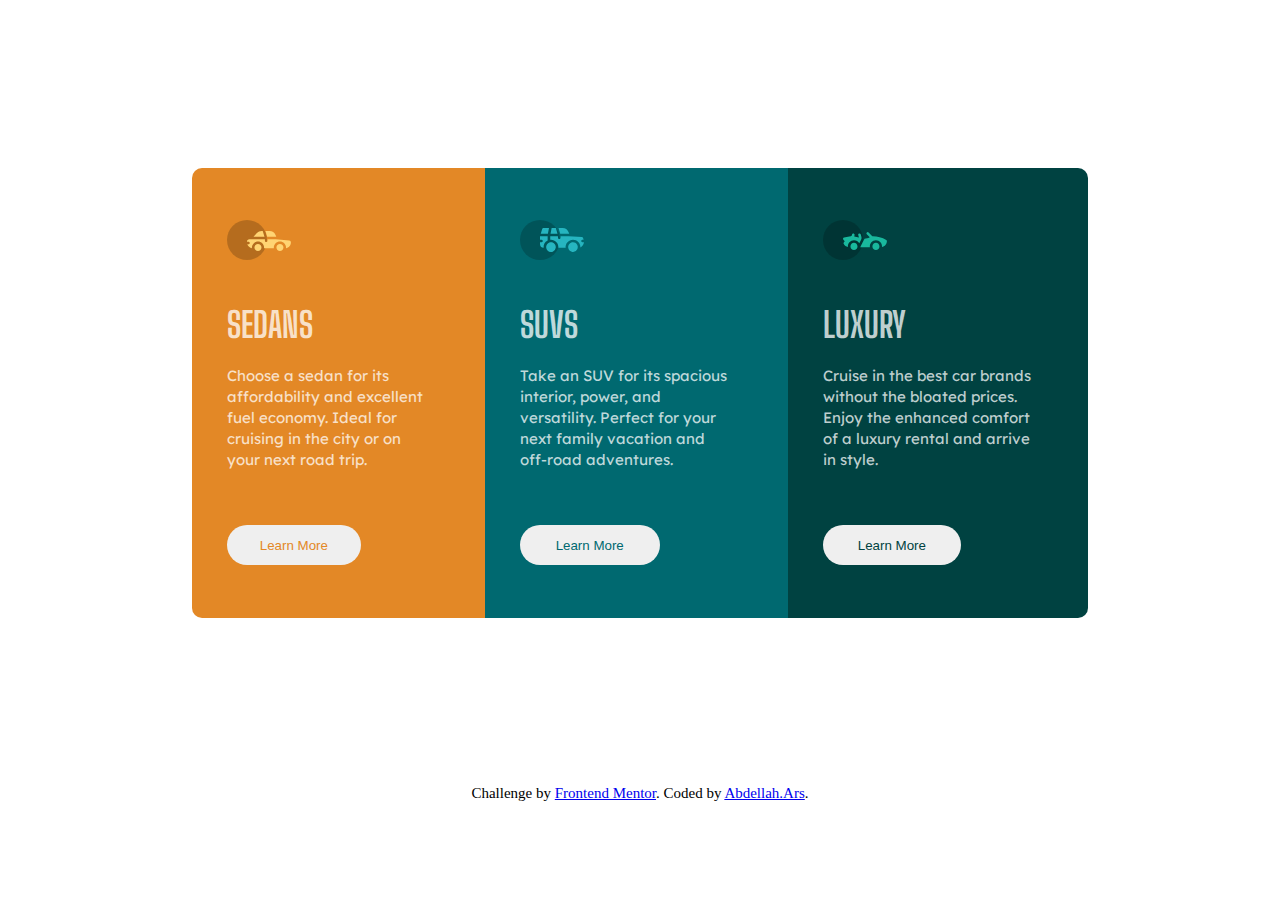
<file: 3-column-preview-card-component-main/index.html>
<!DOCTYPE html>
<html lang="en">
<head>
  <meta charset="UTF-8">
  <meta name="viewport" content="width=device-width, initial-scale=1.0"> <!-- displays site properly based on user's device -->

  <link rel="icon" type="image/png" sizes="32x32" href="./images/favicon-32x32.png">
  <link rel="stylesheet" href="./Style-css/Style.css">
  
  <title>Frontend Mentor | 3-column preview card component</title>

  <!-- Feel free to remove these styles or customise in your own stylesheet 👍 -->
  <!-- <style>
    .attribution { font-size: 11px; text-align: center; }
    .attribution a { color: hsl(228, 45%, 44%); }
  </style> -->
</head>
<body>
      <div class="container">

              <div class="first-card">
                <div class="icon">
                  <img src="./images/icon-sedans.svg" alt="">
                </div>
                <div class="main">
                  <h2>sedans</h2>
                  <p>Choose a sedan for its affordability and excellent fuel economy. Ideal for cruising in the city 
                    or on your next road trip.</p>
                </div>
                <div class="button">
                  <button>Learn More</button>
                </div>
              </div>
          
              <div class="second-card">
                <div class="icon">
                  <img src="./images/icon-suvs.svg" alt="">
                </div>
                <div class="main">
                  <h2>suvs</h2>
                  <p>Take an SUV for its spacious interior, power, and versatility. Perfect for your next family vacation 
                    and off-road adventures.</p>
                </div>
                <div class="button">
                  <button>Learn More</button>
                </div>
              </div>
                
              <div class="third-card">
                <div class="icon">
                  <img src="./images/icon-luxury.svg" alt="">
                </div>
              <div class="main">
                <h2>luxury</h2>
                <p>Cruise in the best car brands without the bloated prices. Enjoy the enhanced comfort of a luxury 
                  rental and arrive in style.</p>
              </div>
              <div class="button">
                <button>Learn More</button>
              </div>
          </div>
      
        </div>    

  
  

  
  

  
  
      
  <div class="attribution">
    Challenge by <a href="https://www.frontendmentor.io?ref=challenge" target="_blank">Frontend Mentor</a>. 
    Coded by <a href="#">Abdellah.Ars</a>.
  </div>
</body>
</html>
</file>
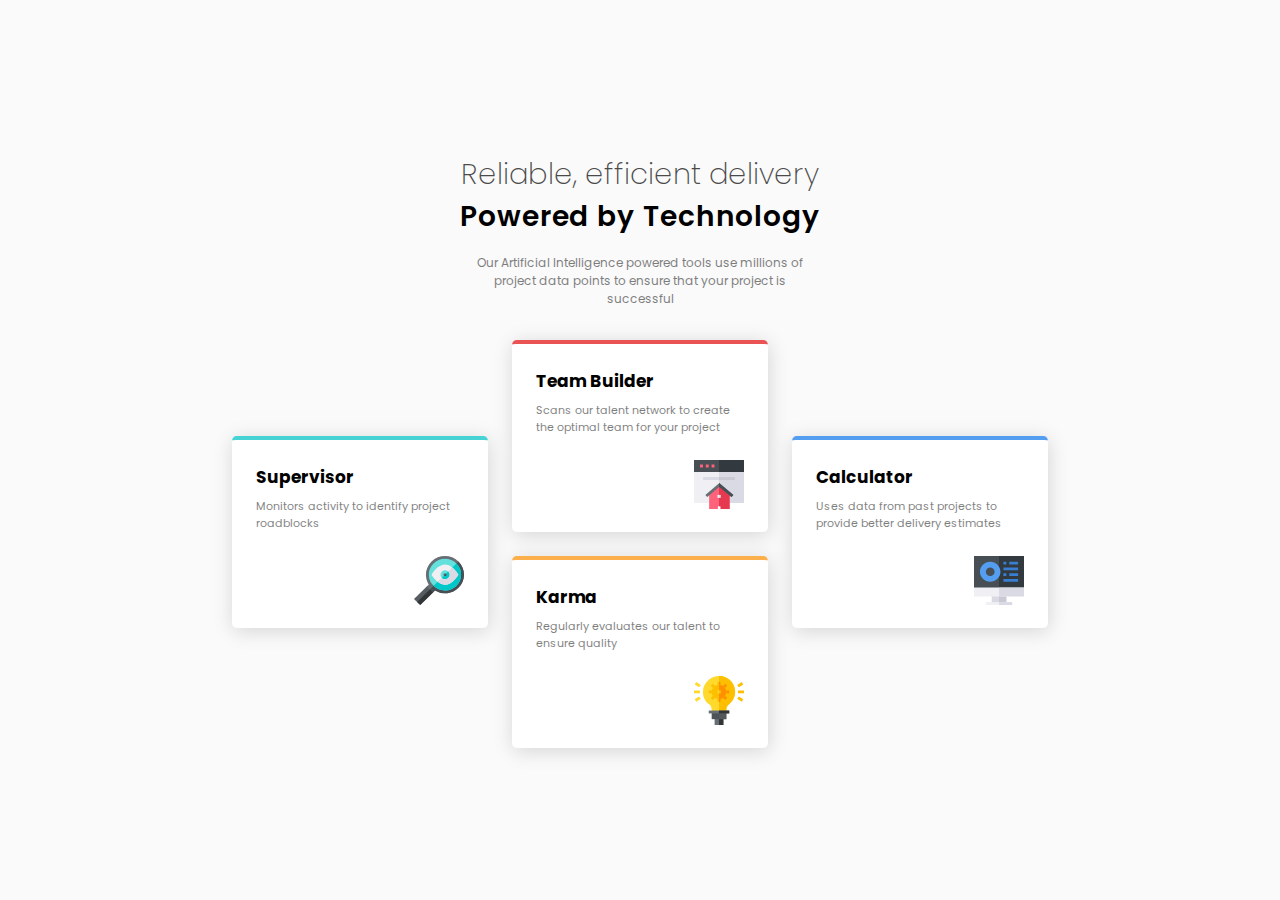
<file: four-card-feature-section-master/index.html>
<!DOCTYPE html>
<html lang="en">
<head>
  <meta charset="UTF-8">
  <meta name="viewport" content="width=device-width, initial-scale=1.0"> <!-- displays site properly based on user's device -->

  <link rel="icon" type="image/png" sizes="32x32" href="./images/favicon-32x32.png">
  <link rel="stylesheet" href="stylecss/style.css">
  <title>Frontend Mentor | Four card feature section</title>

  <!-- Feel free to remove these styles or customise in your own stylesheet 👍 -->
  <!-- <style>
    .attribution { font-size: 11px; text-align: center; }
    .attribution a { color: hsl(228, 45%, 44%); }
  </style> -->
</head>
<body>

  <div class="container">

    <div class="description">
      <span>Reliable, efficient delivery</span>
      <h2>Powered by Technology</h2>
      <p>Our Artificial Intelligence powered tools use millions of project data points 
        to ensure that your project is successful</p>
    </div>

    <div class="cards">

      <div class="supervisor">
        <h3>Supervisor</h3>
        <p>Monitors activity to identify project roadblocks</p>
        <div class="icon"><img src="./images/icon-supervisor.svg" alt=""></div>
      </div>
      <div class="teambuilder">
        <h3>Team Builder</h3>
        <p>Scans our talent network to create the optimal team for your project</p>
        <div class="icon"><img src="./images/icon-team-builder.svg" alt=""></div>
      </div>
      <div class="karma">
        <h3>Karma</h3>
        <p>Regularly evaluates our talent to ensure quality</p>
        <div class="icon"><img src="./images/icon-karma.svg" alt=""></div>
      </div>
      <div class="Calculator">
        <h3>Calculator</h3>
        <p>Uses data from past projects to provide better delivery estimates</p>
        <div class="icon"><img src="./images/icon-calculator.svg" alt=""></div>
      </div>

    </div>

  </div>
  
  

  

  
  

  
  

  
  

  
  
  
  <!-- <footer>
    <p class="attribution">
      Challenge by <a href="https://www.frontendmentor.io?ref=challenge" target="_blank">Frontend Mentor</a>. 
      Coded by <a href="#">Your Name Here</a>.
    </p>
  </footer> -->
</body>
</html>
</file>
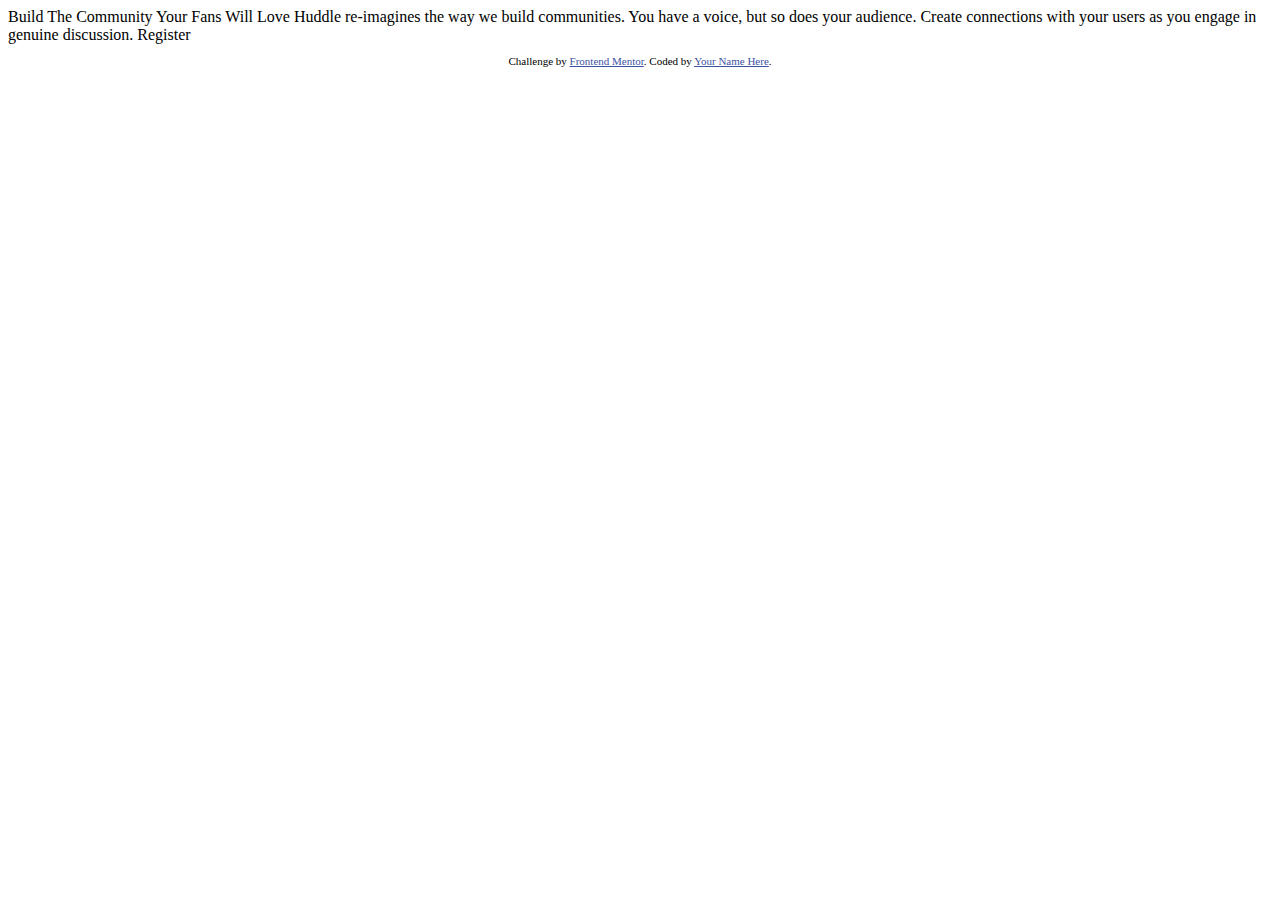
<file: huddle-landing-page-with-single-introductory-section-master/index.html>
<!DOCTYPE html>
<html lang="en">
<head>
  <meta charset="UTF-8">
  <meta name="viewport" content="width=device-width, initial-scale=1.0"> <!-- displays site properly based on user's device -->

  <link rel="icon" type="image/png" sizes="32x32" href="./images/favicon-32x32.png">
  
  <title>Frontend Mentor | Huddle landing page with single introductory section</title>

  <!-- Feel free to remove these styles or customise in your own stylesheet 👍 -->
  <style>
    .attribution { font-size: 11px; text-align: center; }
    .attribution a { color: hsl(228, 45%, 44%); }
  </style>
</head>
<body>

  Build The Community Your Fans Will Love

  Huddle re-imagines the way we build communities. You have a voice, but so does your audience. 
  Create connections with your users as you engage in genuine discussion. 

  Register

  <footer>
    <p class="attribution">
      Challenge by <a href="https://www.frontendmentor.io?ref=challenge" target="_blank">Frontend Mentor</a>. 
      Coded by <a href="#">Your Name Here</a>.
    </p>
  </footer>
</body>
</html>
</file>
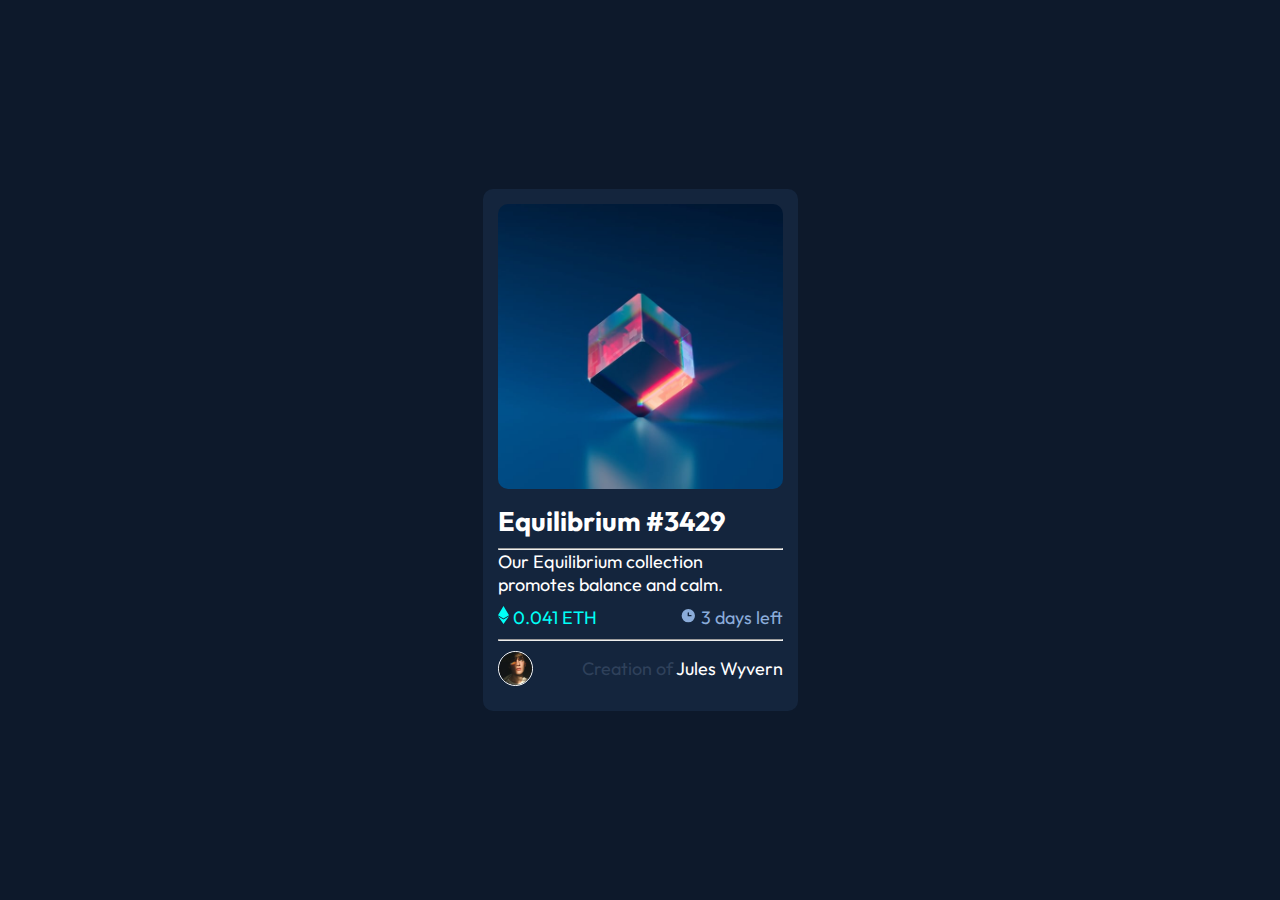
<file: nft-preview-card-component-main/index.html>
<!DOCTYPE html>
<html lang="en">
<head>
  <meta charset="UTF-8">
  <meta name="viewport" content="width=device-width, initial-scale=1.0"> <!-- displays site properly based on user's device -->

  <link rel="icon" type="image/png" sizes="32x32" href="./images/favicon-32x32.png">
  
  <title>Frontend Mentor | NFT preview card component</title>
  <link rel="stylesheet" href="./NFT CSS/NFT-card.css">

  <!-- Feel free to remove these styles or customise in your own stylesheet 👍 -->
  
</head>
<body>
  <div class="container">
    <img src="./images/image-equilibrium.jpg" alt="">
    <h2>Equilibrium #3429</h2>
    <hr>
    <p>Our Equilibrium collection promotes balance and calm.</p>
    <div class="days">
      <div class="eth"><svg width="11" height="18" xmlns="http://www.w3.org/2000/svg"><path d="M11 10.216 5.5 18 0 10.216l5.5 3.263 5.5-3.262ZM5.5 0l5.496 9.169L5.5 12.43 0 9.17 5.5 0Z" fill="#00FFF8"/></svg> 0.041 ETH</div>
      <div class="clock"><svg width="17" height="17" xmlns="http://www.w3.org/2000/svg"><path d="M8.305 2.007a6.667 6.667 0 1 0 0 13.334 6.667 6.667 0 0 0 0-13.334Zm2.667 7.334H8.305a.667.667 0 0 1-.667-.667V6.007a.667.667 0 0 1 1.334 0v2h2a.667.667 0 0 1 0 1.334Z" fill="#8BACD9"/></svg> 3 days left</div>
    </div>
    <hr>
    <div class="creation">
      <img src="./images/image-avatar.png" alt="">
      <p><span>Creation of</span> Jules Wyvern</p>
    </div>
  </div>
  


  <!-- 0.041 ETH
  3 days left
  
  Creation of Jules Wyvern -->

 
</body>
</html>
</file>
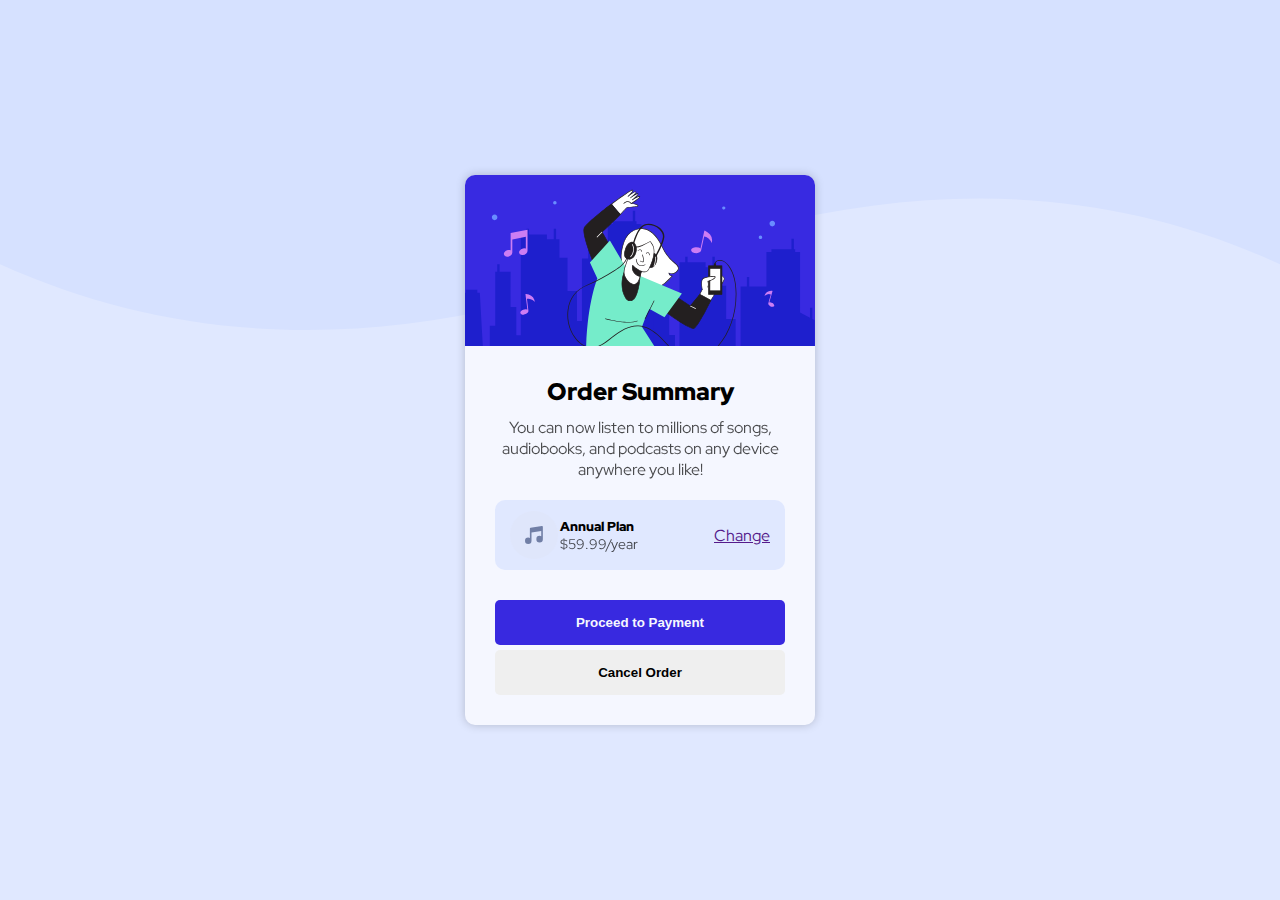
<file: order-summary-component-main/index.html>
<!DOCTYPE html>
<html lang="en">
<head>
  <meta charset="UTF-8">
  <meta name="viewport" content="width=device-width, initial-scale=1.0"> <!-- displays site properly based on user's device -->

  <link rel="icon" type="image/png" sizes="32x32" href="./images/favicon-32x32.png">
  <link rel="stylesheet" href="./Style.css">
  <title>Frontend Mentor | Order summary card</title>


</head>
<body>
  <div class="container">
   
    <div class="img">
      <img src="./images/illustration-hero.svg" alt="">
    </div>
    <div class="order-p">
    <h2>Order Summary</h2>
    <p>You can now listen to millions of songs, audiobooks, and podcasts on any 
      device anywhere you like!</p>
    </div>     
          <div class="annual">
             <!-- <div class="icon-music"> -->
              <img src="./images/icon-music.svg" alt="">
             <!-- </div> -->
            <div class="pay">
            <h5>Annual Plan</h5>
            <p>$59.99/year</p>
            </div>
            <a href="">Change</a>
          </div>
            
            <div class="button">
                <button>Proceed to Payment</button>
                <button>Cancel Order</button>
            </div>
  </div>

  
  

</body>
</html>
</file>
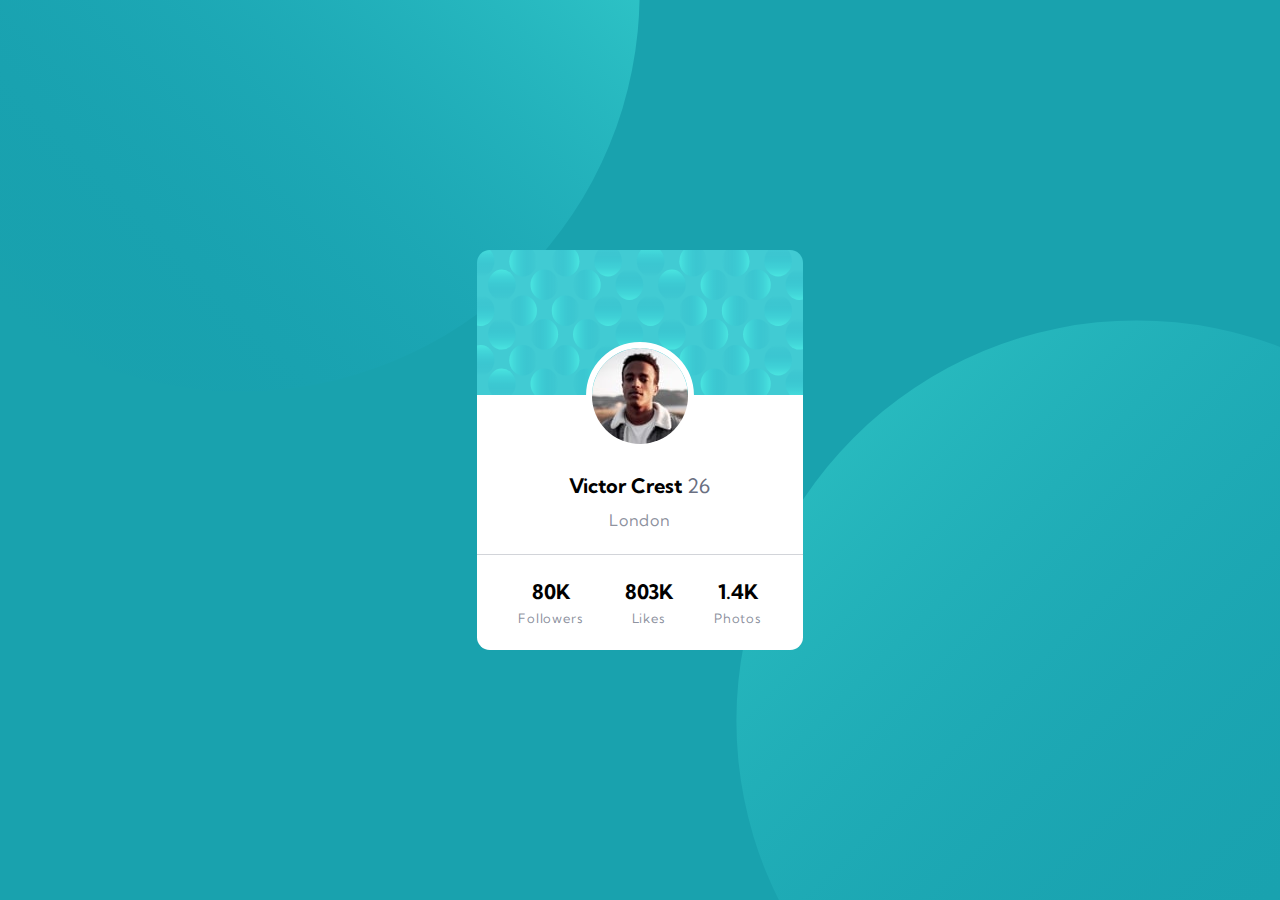
<file: profile-card-component-main/index.html>
<!DOCTYPE html>
<html lang="en">
<head>
  <meta charset="UTF-8">
  <meta name="viewport" content="width=device-width, initial-scale=1.0"> <!-- displays site properly based on user's device -->

  <link rel="icon" type="image/png" sizes="32x32" href="./images/favicon-32x32.png">
  <link rel="stylesheet" href="./style-css/style.css">

  <title>Frontend Mentor | Profile card component</title>

  <!-- Feel free to remove these styles or customise in your own stylesheet 👍 -->
  <!-- <style>
    .attribution { font-size: 11px; text-align: center; }
    .attribution a { color: hsl(228, 45%, 44%); }
  </style> -->
</head>
<body>
   <div class="container">
      <div class="img">
        <img src="./images/image-victor.jpg" alt="">
      </div>
      <div class="name">
        <h4>Victor Crest <span>26</span></h4> 
        <p>London</p>
      </div>
      <div class="state">
        <div>
          <h4>80K</h4>
          <p>Followers</p>
        </div>
        <div>
          <h4>803K</h4>
          <p>Likes</p>
        </div>
        <div>
          <h4>1.4K</h4>
          <p>Photos</p>
        </div>
        
      </div>
   </div>
 
  
  <!-- <div class="attribution">
    Challenge by <a href="https://www.frontendmentor.io?ref=challenge" target="_blank">Frontend Mentor</a>. 
    Coded by <a href="#">Your Name Here</a>.
  </div> -->
</body>
</html>
</file>
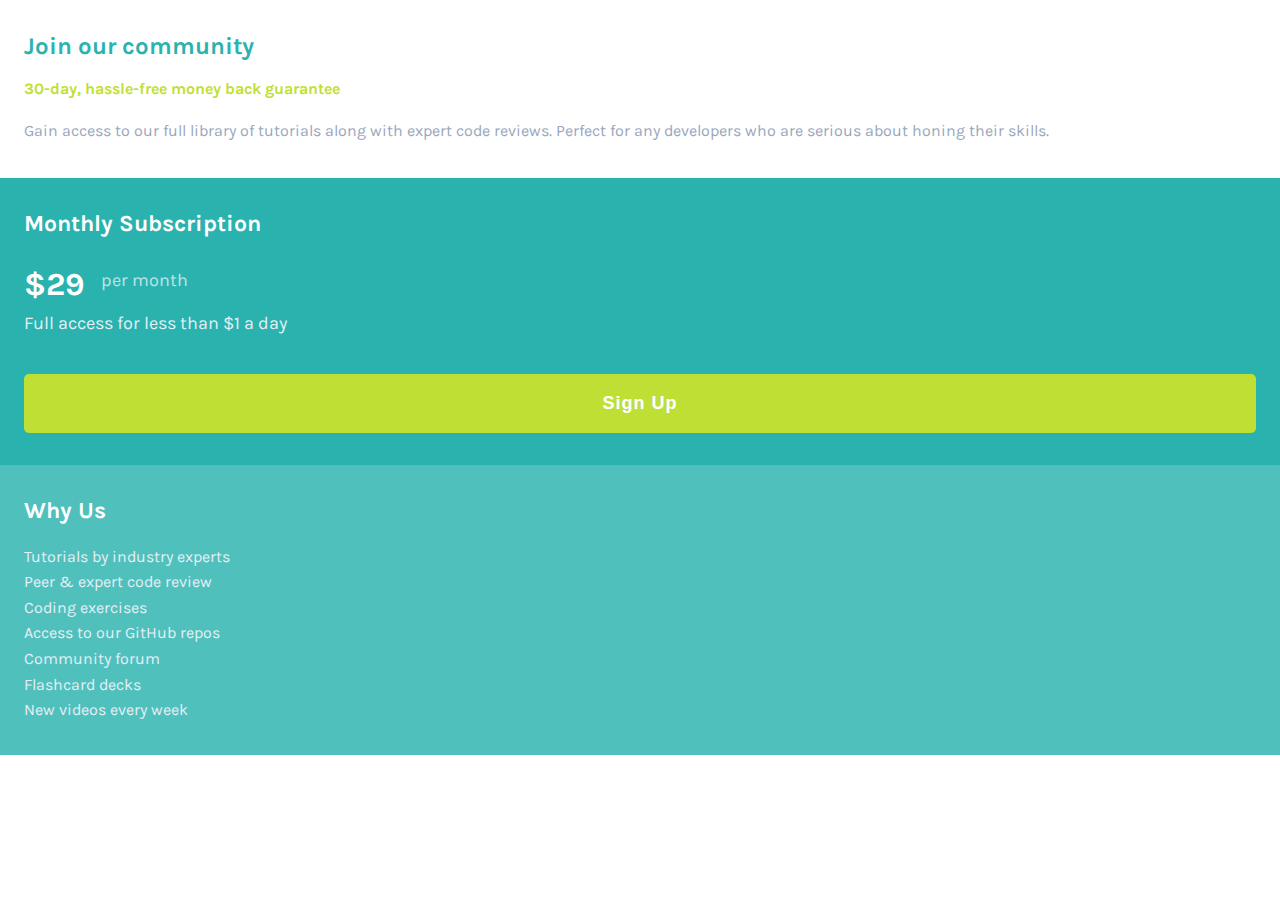
<file: single-price-grid-component-master/index.html>
<!DOCTYPE html>
<html lang="en">
<head>
  <meta charset="UTF-8">
  <meta name="viewport" content="width=device-width, initial-scale=1.0"> <!-- displays site properly based on user's device -->

  <link rel="stylesheet" href="./stylecss/style.css">
  <link rel="icon" type="image/png" sizes="32x32" href="./images/favicon-32x32.png">
  
  <title>Frontend Mentor | Single Price Grid Component</title>

  <!-- Feel free to remove these styles or customise in your own stylesheet 👍 -->
  <!-- <style>
    .attribution { font-size: 11px; text-align: center; }
    .attribution a { color: hsl(228, 45%, 44%); }
  </style> -->
</head>
<body>

  <div class="container">

    <div class="join">
      
      <h2>Join our community</h2>
      <h4>30-day, hassle-free money back guarantee</h4>
      <p>Gain access to our full library of tutorials along with expert code reviews. 
        Perfect for any developers who are serious about honing their skills.
      </p>

    </div>

    <div class="subscription">
      
      <h3>Monthly Subscription</h3>
      <div class="price">
        <h1>&dollar;29</h1>
        <p>per month</p>
      </div>
      <p>Full access for less than &dollar;1 a day</p>
      <div class="button">
      <button>Sign Up</button>
      </div>
      
    </div>

    <div class="whyus">
      
      <h3>Why Us</h3>
      <ul>
        <li>Tutorials by industry experts</li>
        <li>Peer &amp; expert code review</li>
        <li>Coding exercises</li>
        <li>Access to our GitHub repos</li>
        <li>Community forum</li>
        <li>Flashcard decks</li>
        <li>New videos every week</li>
      </ul>

    </div>

  </div>

  
  
  
  
  
  
  
  
  <!-- <footer>
    <p class="attribution">
      Challenge by <a href="https://www.frontendmentor.io?ref=challenge" target="_blank">Frontend Mentor</a>. 
      Coded by <a href="#">Your Name Here</a>.
    </p>
  </footer> -->
</body>
</html>
</file>
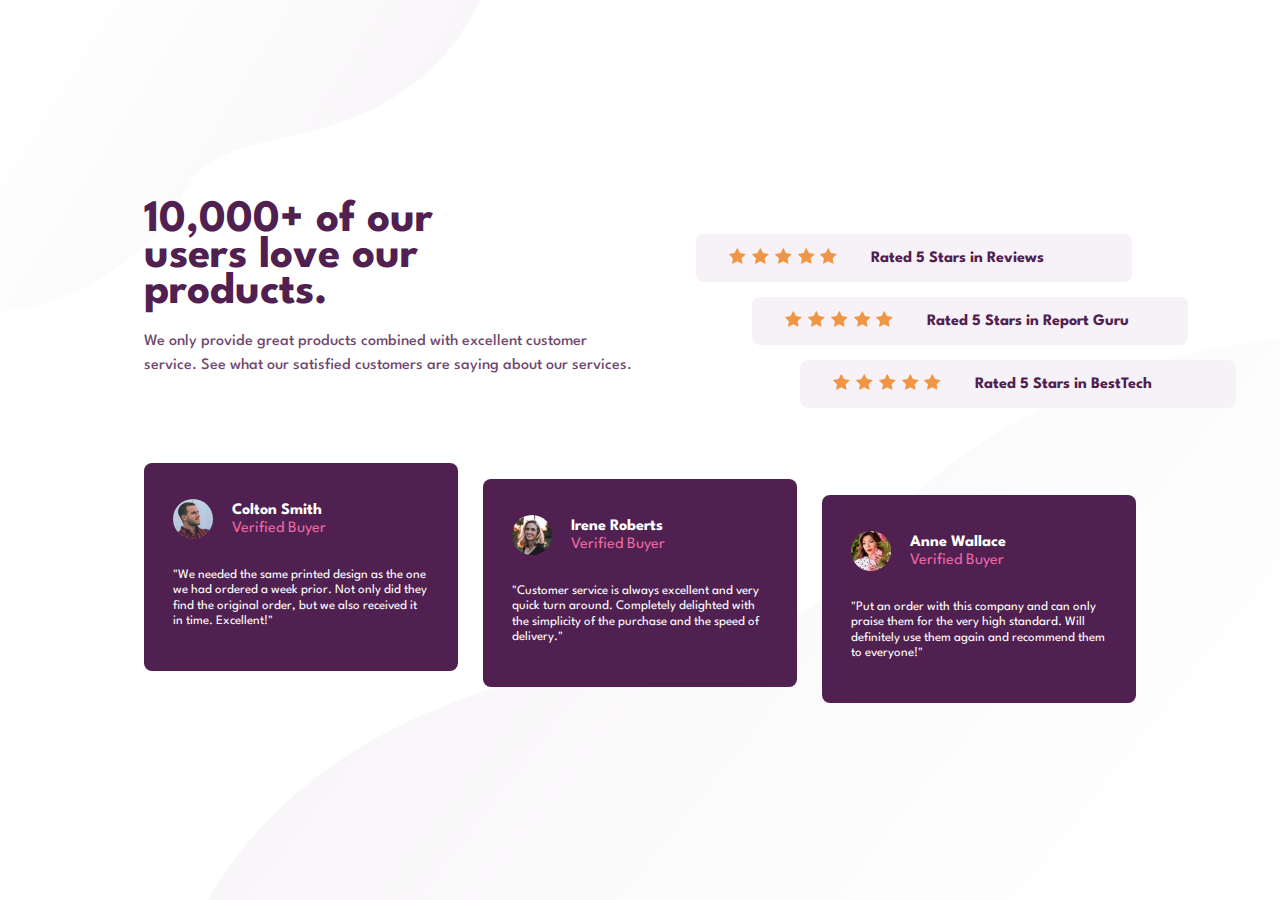
<file: social-proof-section-master/index.html>
<!DOCTYPE html>
<html lang="en">
  <head>
    <meta charset="UTF-8" />
    <meta name="viewport" content="width=device-width, initial-scale=1.0" />
    <!-- displays site properly based on user's device -->

    <link
      rel="icon"
      type="image/png"
      sizes="32x32"
      href="./images/favicon-32x32.png"
    />
    <link rel="stylesheet" href="./style-css/style.css">

    <title>Frontend Mentor | Social proof section</title>

    <!-- Feel free to remove these styles or customise in your own stylesheet 👍 -->
    <!-- <style>
      .attribution {
        font-size: 11px;
        text-align: center;
      }
      .attribution a {
        color: hsl(228, 45%, 44%);
      }
    </style> -->
  </head>
  <body>
     <div class="container">

      <div class="h-rate">

        <div class="header">
          <h1>10,000+ of our users love our products.</h1>
          <p>We only provide great products combined with excellent customer service.
            See what our satisfied customers are saying about our services.</p>
        </div>
        <div class="rate">
         <div class="st-ra first">
          <div class="stars">
            <img src="./images/icon-star.svg" alt="">
            <img src="./images/icon-star.svg" alt="">
            <img src="./images/icon-star.svg" alt="">
            <img src="./images/icon-star.svg" alt="">
            <img src="./images/icon-star.svg" alt="">
          </div>
          <h4>Rated 5 Stars in Reviews</h4>
        </div> 
        <div class="st-ra second">
          <div class="stars">
            <img src="./images/icon-star.svg" alt="">
            <img src="./images/icon-star.svg" alt="">
            <img src="./images/icon-star.svg" alt="">
            <img src="./images/icon-star.svg" alt="">
            <img src="./images/icon-star.svg" alt="">
          </div>
          <h4>Rated 5 Stars in Report Guru</h4>
        </div>
        <div class="st-ra third">  
          <div class="stars">
            <img src="./images/icon-star.svg" alt="">
            <img src="./images/icon-star.svg" alt="">
            <img src="./images/icon-star.svg" alt="">
            <img src="./images/icon-star.svg" alt="">
            <img src="./images/icon-star.svg" alt="">
          </div>
          <h4>Rated 5 Stars in BestTech</h4>
        </div>
        </div>

      </div>

      <div class="cards">

      <div class="card one">
        <div class="img-name">
          <img src="./images/image-colton.jpg" alt="">
          <div class="name">
          <p>Colton Smith</p>
          <p>Verified Buyer</p>
          </div>
        </div>
        <div class="dis"><p>"We needed the same printed design as the one we had ordered a week prior.
          Not only did they find the original order, but we also received it in time.
          Excellent!"</p></div>
      </div>

      <div class="card two">
        <div class="img-name">
          <img src="./images/image-irene.jpg" alt="">
          <div class="name">
          <p>Irene Roberts</p>
          <p>Verified Buyer</p>
        </div>
        </div>
        <div class="dis"><p>"Customer service is always excellent and very quick turn around. Completely
          delighted with the simplicity of the purchase and the speed of delivery."</p></div>
      </div>

      <div class="card three">
        <div class="img-name">
          <img src="./images/image-anne.jpg" alt="">
          <div class="name">
          <p>Anne Wallace</p>
          <p>Verified Buyer</p>
          </div>
        </div>
        <div class="dis"><p>"Put an order with this company and can only praise them for the very high
          standard. Will definitely use them again and recommend them to everyone!"</p></div>
      </div>

    </div>



</div>
      

    
    
    
    
    
    
     
    
    
    
     
    
    
    
     
    
    

    <!-- <div class="attribution">
      Challenge by
      <a href="https://www.frontendmentor.io?ref=challenge" target="_blank"
        >Frontend Mentor</a
      >. Coded by <a href="#">Your Name Here</a>.
    </div> -->
  </body>
</html>
</file>
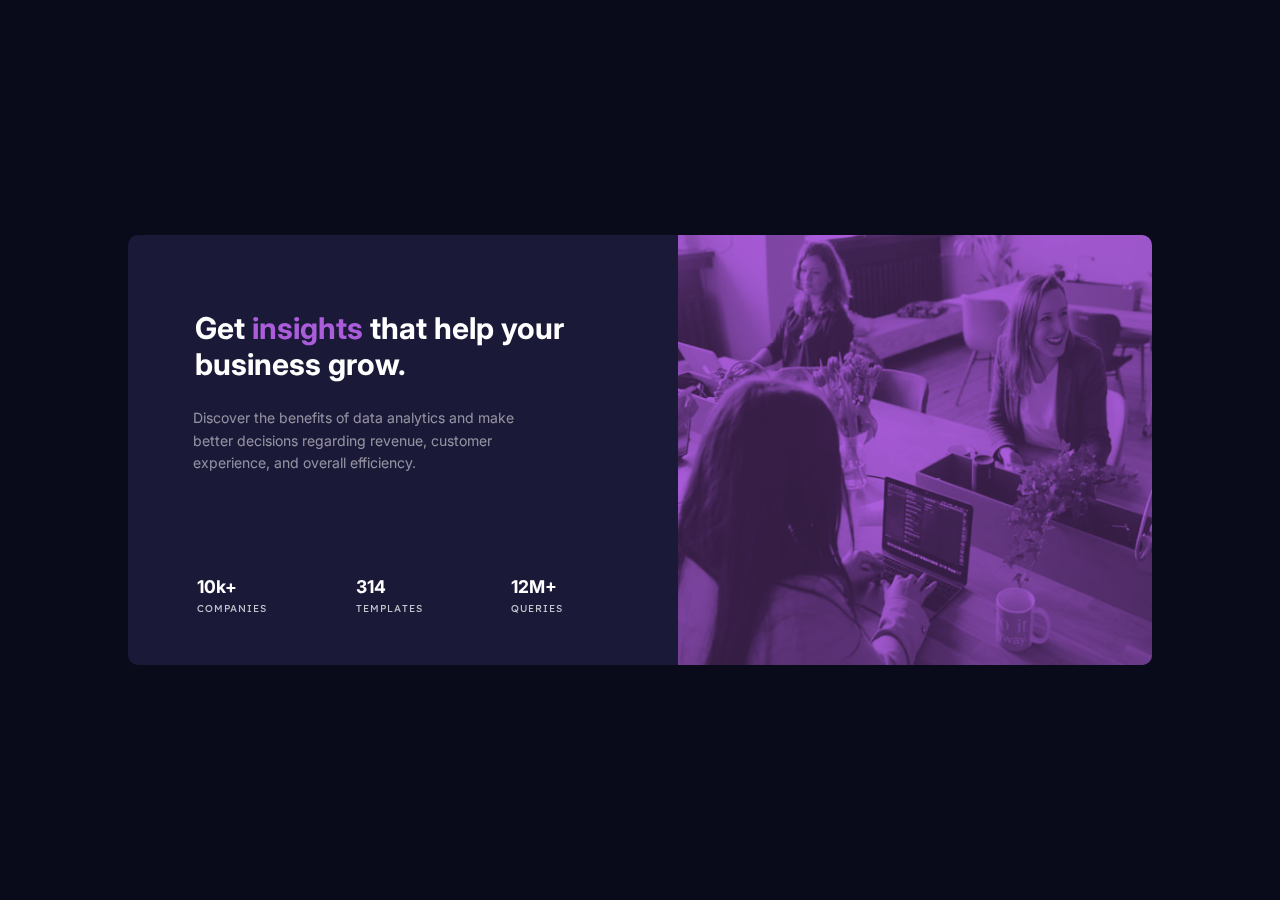
<file: stats-preview-card-component-main/index.html>
<!DOCTYPE html>
<html lang="en">
<head>
  <meta charset="UTF-8">
  <meta name="viewport" content="width=device-width, initial-scale=1.0"> <!-- displays site properly based on user's device -->

  <link rel="icon" type="image/png" sizes="32x32" href="./images/favicon-32x32.png">
  <link rel="stylesheet" href="./Style/Style.css">
  
  <title>Frontend Mentor | Stats preview card component</title>

  <!-- Feel free to remove these styles or customise in your own stylesheet 👍 -->
  <!-- <style>
    .attribution { font-size: 11px; text-align: center; }
    .attribution a { color: hsl(228, 45%, 44%); }
  </style> -->
</head>
<body>
<div class="container">
  <div class="img">
      <img src="./images/image-header-desktop.jpg" alt="">
  </div>
  <div class="section">
    <div class="main">
          <h2>Get <span>insights</span> that help your business grow.</h2>
          <p> Discover the benefits of data analytics and make better decisions regarding revenue, customer 
              experience, and overall efficiency.</p>
    </div>
    <div class="footer">
        <div class="companies">
          <h3>10k+</h3>
          <p>companies</p>
        </div>
        <div class="templates">
          <h3>314</h3>
          <p>templates</p>
        </div>
        <div class="queries">
          <h3>12M+</h3>
          <p>queries</p>
        </div>
   </div>
  </div>
   
</div>

 

   
   

  
</body>
</html>
</file>
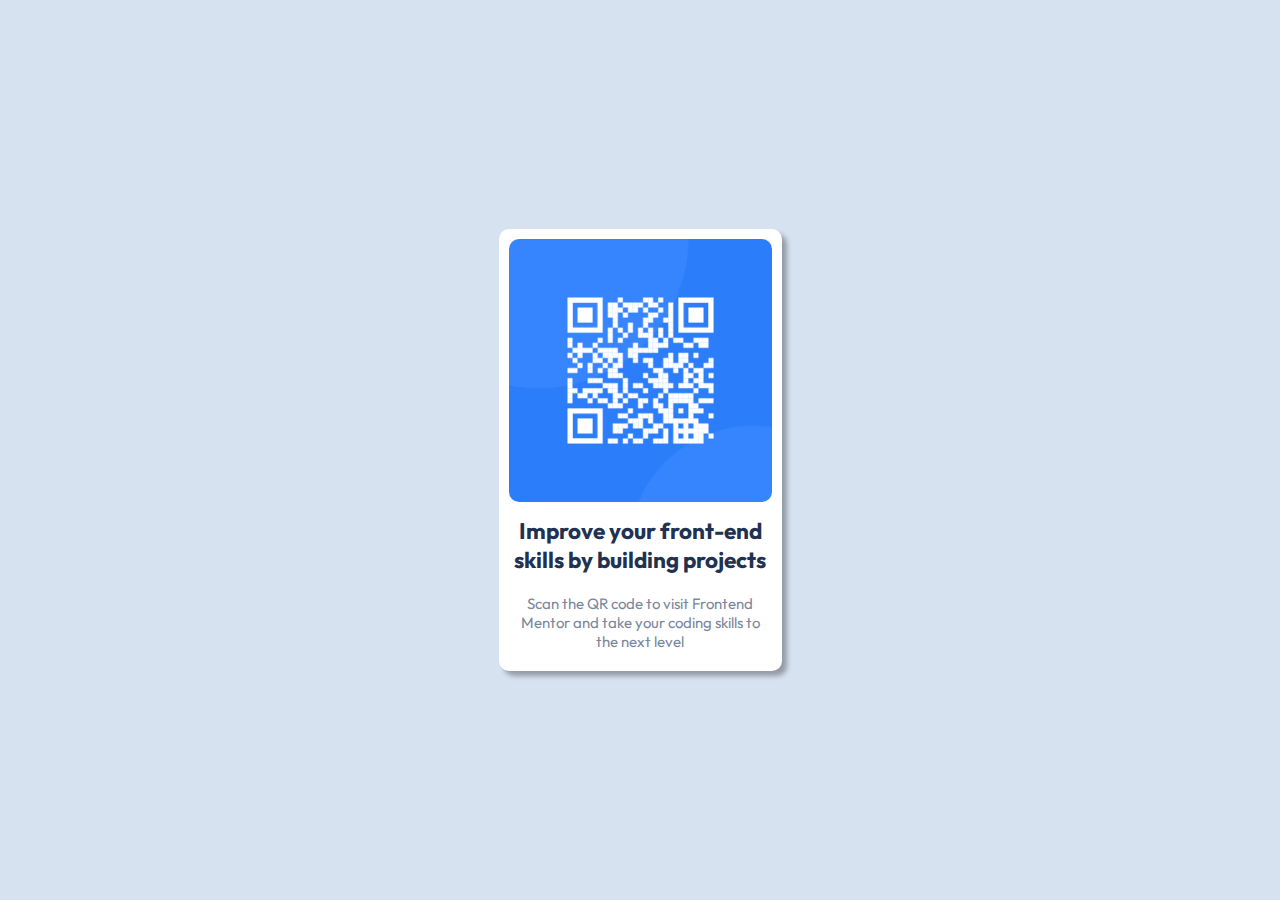
<file: qr-code-component-main/qr-code-component-main/index.html>
<!DOCTYPE html>
<html lang="en">
<head>
  <meta charset="UTF-8">
  <meta name="viewport" content="width=device-width, initial-scale=1.0"> <!-- displays site properly based on user's device -->

  <link rel="icon" type="image/png" sizes="32x32" href="./images/favicon-32x32.png">
  
  <title>Frontend Mentor | QR code component</title>

  <link rel="stylesheet" href="css qr-code/qr-code.css">
  <link rel="preconnect" href="https://fonts.googleapis.com">
<link rel="preconnect" href="https://fonts.gstatic.com" crossorigin>
<link href="https://fonts.googleapis.com/css2?family=Outfit:wght@400;700&display=swap" rel="stylesheet">
</head>
<body>
      <div class="container">
        <img src="./images/image-qr-code.png" alt="">
        <h2>Improve your front-end skills by building projects</h2>
        <p>Scan the QR code to visit Frontend Mentor and take your coding skills to the next level</p>
      </div>

  
  
</body>
</html>
</file>
<file: 3-column-preview-card-component-main/Style-css/Style.css>
@import url('https://fonts.googleapis.com/css2?family=Big+Shoulders+Display:wght@700&family=Lexend+Deca&display=swap');

:root {
    --Bright-orange: hsl(31, 77%, 52%);
    --Dark-cyan: hsl(184, 100%, 22%);
    --Very-dark-cyan: hsl(179, 100%, 13%);
    --Transparent-white /*(paragraphs)*/: hsla(0, 0%, 100%, 0.75);
    --Verylight-gray /*(background, headings, buttons)*/: hsl(0, 0%, 95%); 
}

*{
    box-sizing: border-box;
    margin: 0;
    padding: 0;
}

body {
    background-color: var(--Transparent-white);
    display: flex;
    flex-direction: column;
    min-height: 100vh;
    font-size: 15px;
}

.container {
    width: 85%;
    margin: 70px auto;
    height: 170vh;
    border-radius: 10px;
    overflow: hidden;
}

.first-card, .second-card, .third-card {
    height: calc(100%/3);
    display: flex;
    flex-direction: column;
    padding: 10px 35px;
    padding-top: 40px;
}

.first-card {
    background-color: var(--Bright-orange);
}

.second-card {
    background-color: var(--Dark-cyan);
}

.third-card {
    background-color: var(--Very-dark-cyan);
}

h2 {
    color: var(--Transparent-white);
    text-transform: uppercase;
    padding-top: 15px;
    font-family: "Big Shoulders Display";
    font-weight: 700;
    font-size: 35px;
}

p {
    color: var(--Transparent-white);
    padding-top: 20px;
    font-family: "Lexend Deca";
    font-weight: 400;
    line-height: 1.4;
}

button {
    margin: 30px 0;
    width: 60%;
    height: 40px;
    border-radius: 20px;
    border-style: none;
}

.first-card button {
    color: var(--Bright-orange);
}

.second-card button {
    color: var(--Dark-cyan);
}

.third-card button {
    color: var(--Very-dark-cyan);
}

@media (min-width:1000px) {
    body {
        align-items: center;
        flex-direction: column;
        justify-content: space-evenly;
    }
    
    .container {
        width: 70%;
        height: 450px;
        display: flex;

    }

    .first-card, .second-card, .third-card {
        height: 100%;
        justify-content: space-around;

    }

    p {
        padding-right: 20px;
    }

    button:hover {
        background-color: transparent;
        color: var(--Transparent-white);
        border: 2px solid var(--Transparent-white);
        cursor: pointer;
    }
}
</file>
<file: four-card-feature-section-master/stylecss/style.css>
@import url('https://fonts.googleapis.com/css2?family=Poppins:wght@200;400;600&display=swap');

* {
    box-sizing: border-box;
    padding: 0;
    margin: 0;
}

:root {
  --Red: hsl(0, 78%, 62%);
  --Cyan: hsl(180, 62%, 55%);
  --Orange: hsl(34, 97%, 64%);
  --Blue: hsl(212, 86%, 64%);
  --Very--Dark--Blue: hsl(234, 12%, 34%);
  --Grayish--Blue: hsl(229, 6%, 66%);
  --Very--Light--Gray: hsl(0, 0%, 98%);
}

/* mobile first */

body {
    font-family: "Poppins", sans-serif;
    font-size: 15px;
    background-color: var(--Very--Light--Gray);
    display: flex;
    align-items: center;
    justify-content: center;
    min-height: 100vh;
    text-align: center;
}

.container {
    display: flex;
    flex-direction: column;
    width: 85%;
    margin: 5rem auto; 
}

span {
    font-size: 24px;
    font-weight: 200;
}

h2 {
    font-weight: 600;
    letter-spacing: 0.9px;
}

.description p {
    margin: 1rem 0 3.5rem;
}

.supervisor,
.teambuilder,
.Calculator,
.karma {
    background-color: white;
    margin-bottom: 1.5rem;
    height: 15rem;
    border-radius: 0.3rem;
    box-shadow: 1px 3px 20px 0px rgba(0, 0, 0, 0.151);
    padding: 1.5rem;
    text-align: left;
}

.icon {
    text-align: right;
    margin-top: 3rem;
}


.supervisor {
    border-top: 0.25rem solid var(--Cyan);
}

.teambuilder {
    border-top: 0.25rem solid var(--Red);
}

.karma {
    border-top: 0.25rem solid var(--Orange);
}

.Calculator {
    border-top: 0.25rem solid var(--Blue);
    margin-bottom: 0;
}

p {
    opacity: 0.7;
}

/* desktop */

@media (min-width: 1000px) {
    .container{
        width: 80%;
        margin: 2rem auto
    }
    
    .supervisor,
    .teambuilder,
    .Calculator,
    .karma {
        width: 25%;
        height: 12rem;
        margin-bottom: 0;
    }

    span {
        font-size: 29px;
        opacity: 0.7;
    }

    h2 {
        font-size: 28px;
    }

    h3 {
        font-size: 17px;
    }

    .description p {
        font-size: 12px;
        opacity: 0.5;
        padding: 0 21rem;
        margin-bottom: 2rem;
    }

    .cards p {
        font-size: 11px;
        margin-top: 0.5rem;
        opacity: 0.5;
    }

    .icon {
        margin-top: 1.5rem;
    }

    .icon img {
        width: 3.1rem;
    }

    .karma {
        order: 1;
    }

    .cards {
        display: flex;
        flex-flow: wrap;
        justify-content: center;
        gap: 1.5rem;
    }

    .supervisor,
    .Calculator {
        transform: translateY(50%);
    }
}
</file>
<file: nft-preview-card-component-main/NFT CSS/NFT-card.css>
@import url('https://fonts.googleapis.com/css2?family=Outfit:wght@300;400;600&display=swap');

* {
    margin: 0;
    padding: 0;
    box-sizing: border-box;
}

body {
    background-color: hsl(217, 54%, 11%);
    display: flex;
    justify-content: center;
    align-items: center;
    height: 100vh;
    font-size: 18px;
    font-family: 'Outfit', sans-serif;
}

.container {
    width: 315px;
    background-color: hsl(216, 50%, 16%);
    padding: 15px;
    border-radius: 10px;
}

img {
    width: 100%;
    border-radius: 10px;
}

h2 {
    color: white;
    padding: 10px 0;
} 

p {
    color: white;
}

.days {
    padding: 5px;
    display: flex;
    justify-content: space-between;
    padding: 10px 0;
}

.clock {
    color:  hsl(215, 51%, 70%);
}

.eth {
    color: hsl(178, 100%, 50%);
}

.creation {
    display: flex;
    justify-content: space-between;
    align-items: center;
    padding: 10px 0;
}

.creation img {
    width: 35px;
    border: 1px solid white;
    border-radius: 50%;
}

span {
    color: hsl(215, 32%, 27%);
}
</file>
<file: order-summary-component-main/Style.css>
@import url('https://fonts.googleapis.com/css2?family=Red+Hat+Display:wght@500;700;900&display=swap');

* {
    box-sizing: border-box;
    padding: 0;
    margin: 0;
}

:root{
    --Pale-blue: hsl(225, 100%, 94%);
    --Bright-blue: hsl(245, 75%, 52%);
    --Very-pale-blue: hsl(225, 100%, 98%);
    --Desaturated-blue: hsl(224, 23%, 55%);
    --Dark-blue: hsl(223, 47%, 23%);
}

body {
    font-family: "Red Hat Display" ,sans-serif;   
    display: flex;
    justify-content: center;
    align-items: center;
    min-height: 100vh;
    background-color: var(--Pale-blue);
    background-image: url(./images/pattern-background-desktop.svg);
    background-size: 100% 330px;
    background-repeat: no-repeat;
    font-size: 16px;
}

.img img {
    width: 100%;
}

.container {
    width: 350px;
    height: 550px;
    margin: auto;
    background-color: var(--Very-pale-blue);
    border-radius: 10px;
    overflow: hidden;
    box-shadow: 0px 0px 10px rgba(0, 0, 0, 0.205);
}

h2 {
    text-align: center;
    margin: 25px auto 10px;
    font-weight: 900;
}

.order-p p {
    text-align: center;
    padding: 0 25px;
}

.annual {
    height: 70px;
    background-color: var(--Pale-blue);
    margin: 20px 30px ;
    padding: 15px;
    border-radius: 10px;
    display: flex;
    justify-content: space-between;
    align-items: center;
    position: relative;
}

.annual .pay {
    position: absolute;
    left: 65px;
}

.pay p {
    font-size: 14px;
}

h5 {
    font-weight: 900;
}

p {
    opacity: 0.7;
}

.button button {
    display: block;
    width: 100%;
    margin-bottom: 5px;
    padding: 15px;
    border-radius: 5px;
    border: none;
    font-weight: 700;
    
    
}

.button {
    margin: 30px;
}

.button :first-child {
    background-color: var(--Bright-blue);
    color: var(--Very-pale-blue);
    
}

a:hover {
    text-decoration: none;
    cursor: pointer;
}

button:hover {
    cursor: pointer;
}

@media (max-width: 375px) {
    body {
        background-size: 100% 240px;
    }
    
    .container {
        width: 310px;
        margin: 0 30px;
    }
}
</file>
<file: profile-card-component-main/style-css/style.css>
@import url('https://fonts.googleapis.com/css2?family=Kumbh+Sans:wght@400;700&display=swap');

:root {
    --Dark-cyan: hsl(185, 75%, 39%);
    --Very-dark-desaturated-blue: hsl(229, 23%, 23%);
    --Dark-grayish-blue: hsl(227, 10%, 46%);
    --Dark-gray: hsl(0, 0%, 59%);
}

* {
    box-sizing: border-box;
    margin: 0;
    padding: 0;
}

body {
    font-size: 18px;
    font-family: "Kumbh Sans", sans-serif;
    font-weight: 700;
    min-height: 100vh;
    background: url(../images/bg-pattern-bottom.svg) no-repeat 10rem 25.5rem,
                url(../images/bg-pattern-top.svg) no-repeat -22rem -16.5rem;
    background-size: 35rem;
    background-color: var(--Dark-cyan);
    display: flex;
    justify-content: center;
    align-items: center;
}

.container {
    width: 85%;
    height: 25rem;
    border-radius: 0.8rem;
    background: url(../images/bg-pattern-card.svg) no-repeat ;
    background-size: 100% 145px;
    background-color: white;
    text-align: center;
    display: flex;
    flex-direction: column;
    justify-content: flex-end;
    align-items: center;
    /* position: relative; */
}

.name {
    margin-bottom: 1.5rem;
}

.state {
    display: flex; 
    justify-content: space-evenly;
    width: 100%;
    padding: 1.5rem 0;
    border-top: 0.01rem solid hsla(227, 10%, 46%, 0.301) ;
}

img {
    /* position: absolute;
    top: 5.5rem;
    left: 107px; */
    overflow: hidden;
    border-radius: 50%;
    border: 0.38rem solid white;
    margin: 17% 0 ;
}

h4 {
    font-size: 20px;
    font-weight: 700;
}

p {
    margin-top: 0.4rem;
    font-size: 13px;
    font-weight: 400;
    color: hsl(227deg 10% 46% / 77%);
    letter-spacing: 0.05rem;
}

.name p {
    font-size: 16px;
    margin-top: 0.7rem;
    font-weight: 400;
}

span {
    font-size: 20px;
    font-weight: 400;
    color: hsl(227, 10%, 46%);
}

@media  (min-width: 992px) {
    
    .container {
        width: 25.5%;
    }

    body {
        background: url(../images/bg-pattern-bottom.svg) no-repeat 46rem 20rem,
        url(../images/bg-pattern-top.svg) no-repeat -10rem -25.5rem;
        background-size: 50rem;
        background-color: var(--Dark-cyan);
    }
}
</file>
<file: single-price-grid-component-master/stylecss/style.css>
@import url('https://fonts.googleapis.com/css2?family=Karla:wght@400;700&display=swap');

* {
    box-sizing: border-box;
    padding: 0;
    margin: 0;
}

:root {
--Cyan: hsl(179, 62%, 43%);
--Bright--Yellow: hsl(71, 73%, 54%);
--Light--Gray: hsl(204, 43%, 93%);
--Grayish--Blue: hsl(218, 22%, 67%);
}

body {
    font-family: "Karla", sans-serif;
    font-size: 16px;
}

.join {
    background-color: white;
    padding: 2rem 1.5rem;
}

.join h2 {
    color: var(--Cyan);
}

.join h4 {
    color: var(--Bright--Yellow);
    margin: 1.2rem 1.2rem 1.2rem 0;
}

.join p {
    line-height: 1.8;
    color: var(--Grayish--Blue);
}

.subscription {
    background-color: var(--Cyan);
    padding: 2rem 1.5rem;
}

.subscription h3 {
    color: white;
    font-size: 23px;
}

.price {
    display: flex;
    align-items: center;
    margin-bottom: -1.2rem;
}

h1 {
    color: white;
}

.price p {
    color: var(--Light--Gray);
    opacity: 0.8;
    margin: 2rem 0 0 1rem;
}

.subscription p {
    color: var(--Light--Gray);
    margin-bottom: 2.5rem;
    font-size: 18px;
}

.button {
    display: flex;
    justify-content: center;  
}

button {
    background-color: var(--Bright--Yellow);
    color: white;
    font-size: 18px;
    font-weight: 700;
    letter-spacing: 1px;
    width: 100%;
    padding: 1.2rem;
    border-radius: 5px;
    border: none;
}

.whyus {
    background-color: hsla(179, 62%, 43%, 0.822);
    padding: 2rem 1.5rem;
}

.whyus h3 {
    color: white;
    font-size: 23px;
    margin-bottom: 1.2rem;
}

ul {
    list-style-type: none;
    color: var(--Light--Gray);
    line-height: 1.6;
}













/* ul {
    list-style-type: none;
    color: var(--Light--Gray);
    line-height: 1.6;
} */

/* @media (min-width:1000px) {
    
    body {
        display: flex;
        justify-content: center;
        align-items: center;
        min-height: 100vh;
        background-color: var(--Light--Gray);
    }

    .container {
        width: 45%;
        display: grid;
        grid-template-columns: 1fr 1fr;
        border-radius: 0.4rem;
        overflow: hidden;
        box-shadow: 2px 11px 20px 0px #0000003b;
    }

    .join {
        grid-column: 1 / 3;

    }

    .join,
    .subscription,
    .whyus {
        padding: 2.5rem 2.5rem;
    }

    .join p {
        font-size: 15px;
        margin-top: -0.6rem;
    }

    .subscription h3,
    .whyus h3 {
        font-size: 18px;
    }

    .subscription h3 {
        margin-bottom: -0.8rem;
    }

    .price {
        font-size: 14px;
    }

    .price p {
        margin-top: 2.5rem;
    }

    .subscription p {
        font-size: 14px;
    }

    button {
        padding: 0.8rem;
        font-size: 14px;
    }

    ul {
        font-size: 13px;
        line-height: 1.5;
    }
} */
</file>
<file: social-proof-section-master/style-css/style.css>
@import url('https://fonts.googleapis.com/css2?family=League+Spartan:wght@400;500;600&display=swap');

* {
    box-sizing: border-box;
    margin: 0;
    padding: 0;
}

:root {
    --Very-Dark-Magenta: hsl(300, 43%, 22%);
    --Soft-Pink: hsl(333, 80%, 67%);
    --Dark-Grayish-Magenta: hsl(303, 10%, 53%);
    --Light-Grayish-Magenta: hsl(300, 24%, 96%);
    --White: hsl(0, 0%, 100%);
}

body {
    min-height: 100vh;
    font-size: 15;
    font-family: "League Spartan", sans-serif;
    display: flex;
    justify-content: center;
    align-items: center;
    background: url(../images/bg-pattern-top-mobile.svg) no-repeat top left,
                url(../images/bg-pattern-bottom-mobile.svg) no-repeat bottom right;
}

.container {
    width: 95%;
    height: 76.5rem;
    background-color: transparent;
    display: flex;
    flex-direction: column;
    justify-content: space-between;
    margin: 5rem auto;
    padding: 0 1rem;
}

.h-rate {
    display: flex;
    flex-direction: column;
    /* justify-content: space-between; */
    height: 30%;
    text-align: center;
}

h1 {
    padding: 0 13%;
    color: var(--Very-Dark-Magenta);
    font-weight: 700;
}

.header p {
    padding: 4% 0;
    line-height: 1.5;
    color: hsla(300, 43%, 22%, 0.815);
    font-weight: 500;
}

.st-ra {
    height: 5rem;
    background-color: var(--Light-Grayish-Magenta);
    margin-bottom: 4%;
    display: flex;
    flex-direction: column;
    justify-content: center;
    border-radius: 0.5rem;
}

.rate {
    margin-top: 0.5rem;
}

.stars img {
    padding: 0.5%;
}

.rate h4 {
    margin-top: 2%;
    color: var(--Very-Dark-Magenta);
    font-weight: 700;
    margin-bottom: 0.5rem;

}

.cards {
    margin-top: 10rem;
}

.card {
    background-color: var(--Very-Dark-Magenta);
    padding: 2rem 1.8rem;
    display: flex;
    flex-flow: row wrap;
    border-radius: 0.5rem;
    margin-top: 4%;
}

.card img {
    border-radius: 50%;
    width: 2.5rem;
}

.dis {
    color: var(--White);
    line-height: 1.2;
    margin-top: 1.5rem;
    font-weight: 400;
    font-size: 13px;

}

.img-name {
    display: flex;
    justify-content: space-between;
    align-items: center;
}

.name p {
    padding: 0.1rem 1.2rem;
}

.name p:first-child {
    color: var(--White);
    font-weight: 700;
}

.name p:last-child {
    color: var(--Soft-Pink);
}

@media (min-width: 1000px) {
   

    body {
        background: url(../images/bg-pattern-top-desktop.svg) no-repeat top left,
                    url(../images/bg-pattern-bottom-desktop.svg) no-repeat bottom right;
        background-size: 30rem 19.5rem ,67rem 35rem;        
        }

    .container {
        justify-content: space-between;
        height: 31rem;
        width: 80%;
    }

    .h-rate {
        flex-direction: row;
    }

    .header {
        width: 50%;
        text-align: left;
    }

    h1 {
        padding: 0 20% 0 0;
        font-size: 45px;
        line-height: 0.8;

    }

    /* .header p {
        padding-right: 25%;
    } */

    .st-ra {
        flex-direction: row;
        align-items: center;
        justify-content: flex-start;
        height: 3rem;
        width: 88%;
        margin-bottom: 3%;
        
    }

    .stars {
        width: 40%;
    }

    .first {
        margin-left: 3.5rem;
    }

    .second {
        margin-left: 7rem;
    }
 
    .third {
        margin-left: 10rem;
    }

    .rate {
        width: 50%;
        margin-top: 2rem;
    }

    .card {
        width: calc(95%/3);
        height: 13rem;
    }

    .one {
        margin: 4rem 0 3rem 0;
    }

    .two {
        margin: 5rem 0 2rem 0;
    }

    .three {
        margin-top: 6rem;
    }

    .cards {
        display: flex;
        justify-content: space-between;
        margin: 3rem 0;
    }
}
</file>
<file: stats-preview-card-component-main/Style/Style.css>
@import url('https://fonts.googleapis.com/css2?family=Inter:wght@400;700&display=swap');
@import url('https://fonts.googleapis.com/css2?family=Lexend+Deca&display=swap');

:root {
    --Very-dark-blue /* (main background)*/: hsl(233, 47%, 7%);
    --Dark-desaturated-blue /* (card background)*/: hsl(244, 38%, 16%);
    --Soft-violet /* (accent)*/: hsl(277, 64%, 61%);
    --White /* (main heading, stats)*/: hsl(0, 0%, 100%);
    --Slightly-transparent-white /* (main paragraph)*/: hsla(0, 0%, 100%, 0.75);
    --Slightly-transparent-white /* (stat headings)*/: hsla(0, 0%, 100%, 0.6); 
}

* {
    box-sizing: border-box;
    margin: 0;
    padding: 0;
}

body {
    background-color: var(--Very-dark-blue);
    display: flex;
    justify-content: center;
    align-items: center;
    min-height: 100vh;
    font-size: 15px;
    
}

.container {
    background-color: var(--Dark-desaturated-blue);
    width: 85%;
    margin: auto;
    height: 600px;
    border-radius: 10px;
    overflow: hidden;
}

img {
    width: 100%;
    height: 100%;
    mix-blend-mode: multiply;
    opacity: 0.7;
}

.img {
    background-color: var(--Soft-violet);
    height: 180px;
}

.main {
    text-align: center;
    font-family: "inter", sans-serif;
}

.main h2 {
    margin: 25px 42px 0;
    font-weight: 700;
    color: var(--White);
}

span {
    color: var(--Soft-violet);
    font-weight: 700;
}

.main p {
    margin: 15px 30px;
    opacity: 0.7;
    line-height: 1.6;
    color: hsla(0, 0%, 100%, 0.75);
}

.footer {
    text-align: center;
}

.footer div {
    margin: 20px;
}

.footer h3 {
    margin-bottom: 5px;
    color: var(--White);
    font-family:"inter", sans-serif ;
}

.footer p {
    color: hsla(0, 0%, 100%, 0.75);
    text-transform: uppercase;
    font-family: "Lexend Deca", sans-serif;
    font-size: 10px;
    letter-spacing: 1px;
}

@media (min-width:1200px) {
        .container {
            width: 80%;
            height: 430px;
            display: flex;
            flex-direction: row-reverse;
        }
        
        .img {
            height: 100%;
            width: 50%;
        }

        .section {
            width: 50%;
            display: flex;
            flex-direction: column;
            justify-content: space-around;
            margin: 0 50px 20px 25px
        }

        .footer {
            display: flex;
            justify-content: space-around;
            text-align: left;
            padding-right: 20px;
            margin-bottom: -20px;
        }

        .footer div {
            margin: 0;
        }

        .main {
            text-align: left;
        }

        h2 {
            font-size: 30px;
        } 

        .main p {
            margin: 25px 70px 0 40px;
            font-size: 14px;
        }
}
</file>
<file: qr-code-component-main/qr-code-component-main/css qr-code/qr-code.css>
* {
  box-sizing: border-box;   
  margin: 0;
  padding: 0;
}

body {
   
    background-color: hsl(212, 45%, 89%);
    font-size: 15px;
    display: flex;
    justify-content: center;
    align-items: center;
    font-family: 'Outfit', sans-serif;
    min-height: 100vh;
}

h2 {
    text-align: center;
    color: hsl(218, 44%, 22%);
    padding: 10px 0;
}

p {
    text-align: center;
    color: hsl(220, 15%, 55%);
    padding: 10px 0;
}

.container {
    background-color: hsl(0, 0%, 100%);
    box-shadow: 5px 5px 5px rgba(0, 0, 0, 0.315);
    padding: 10px;
    border-radius: 10px;
    width: 283px;
    margin: 0 10px;
}

img {
    border-radius: 10px;
    width: 100%;
}
</file>
